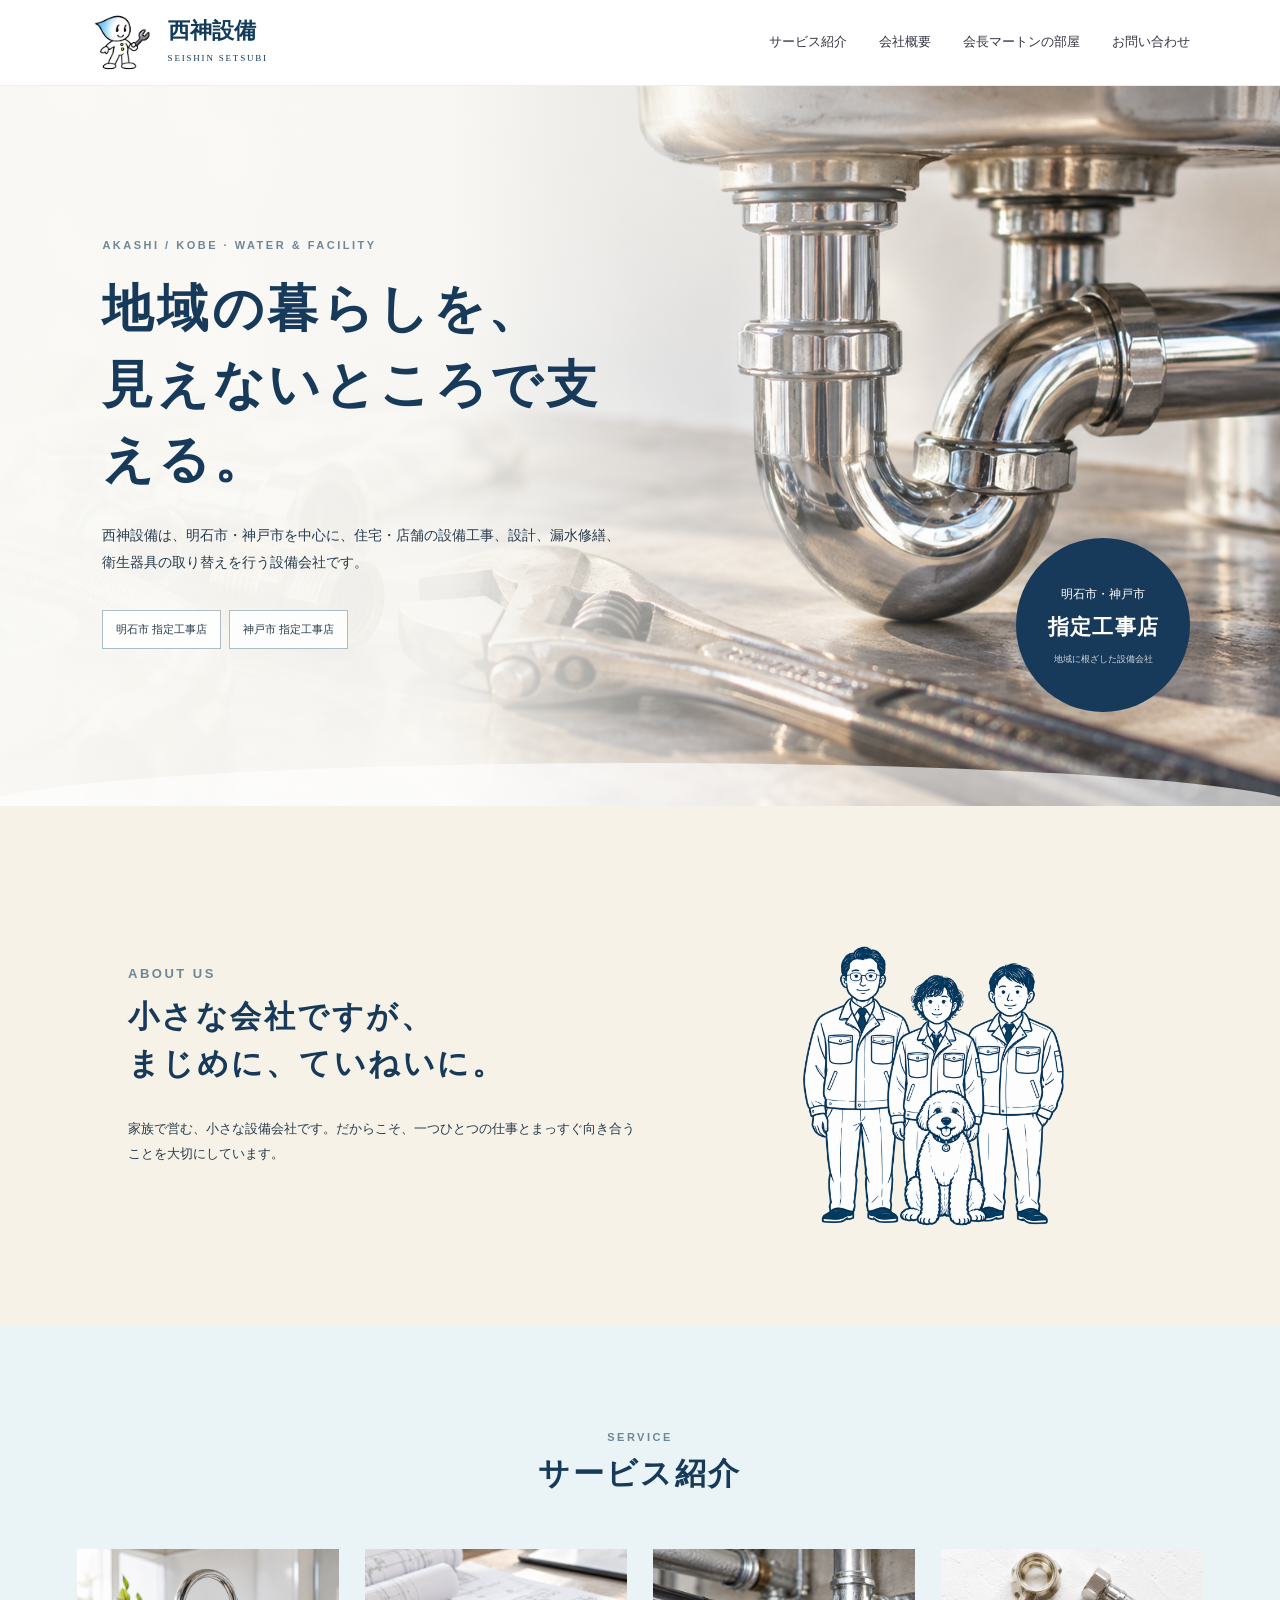
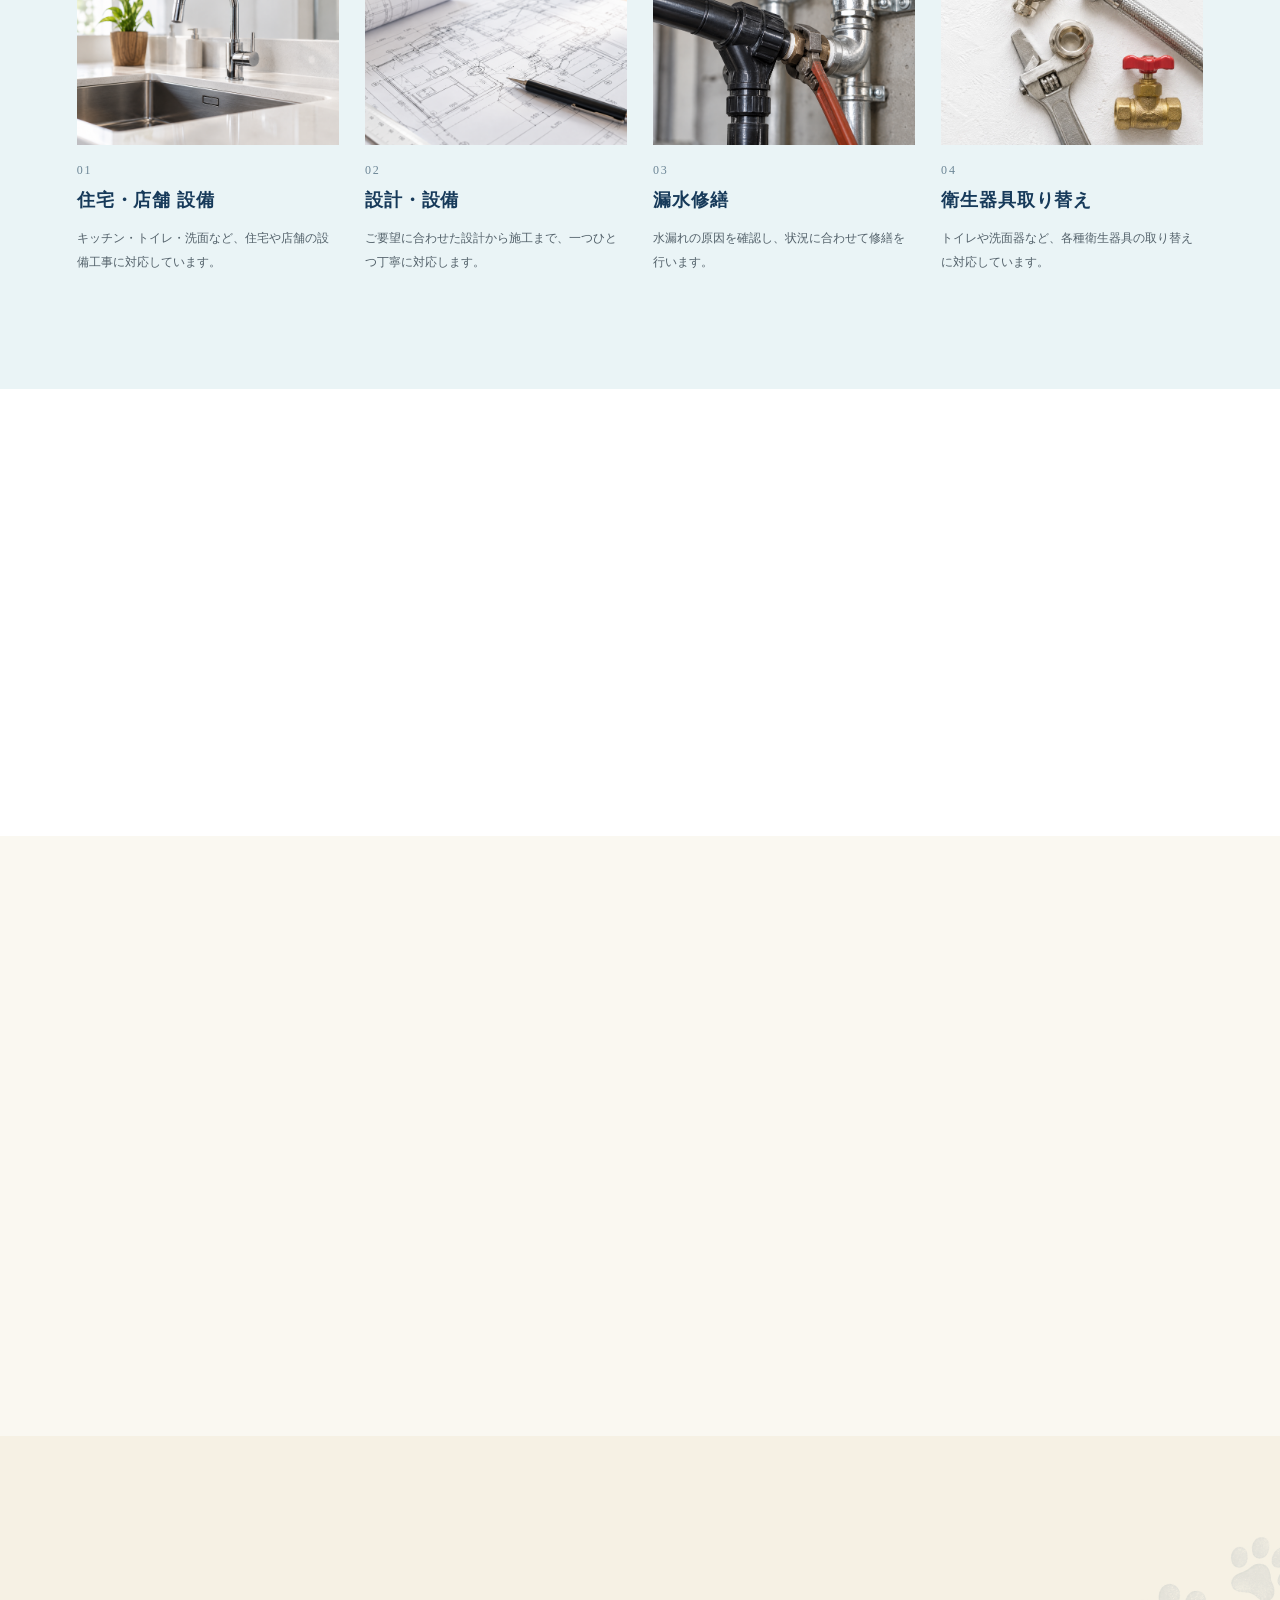
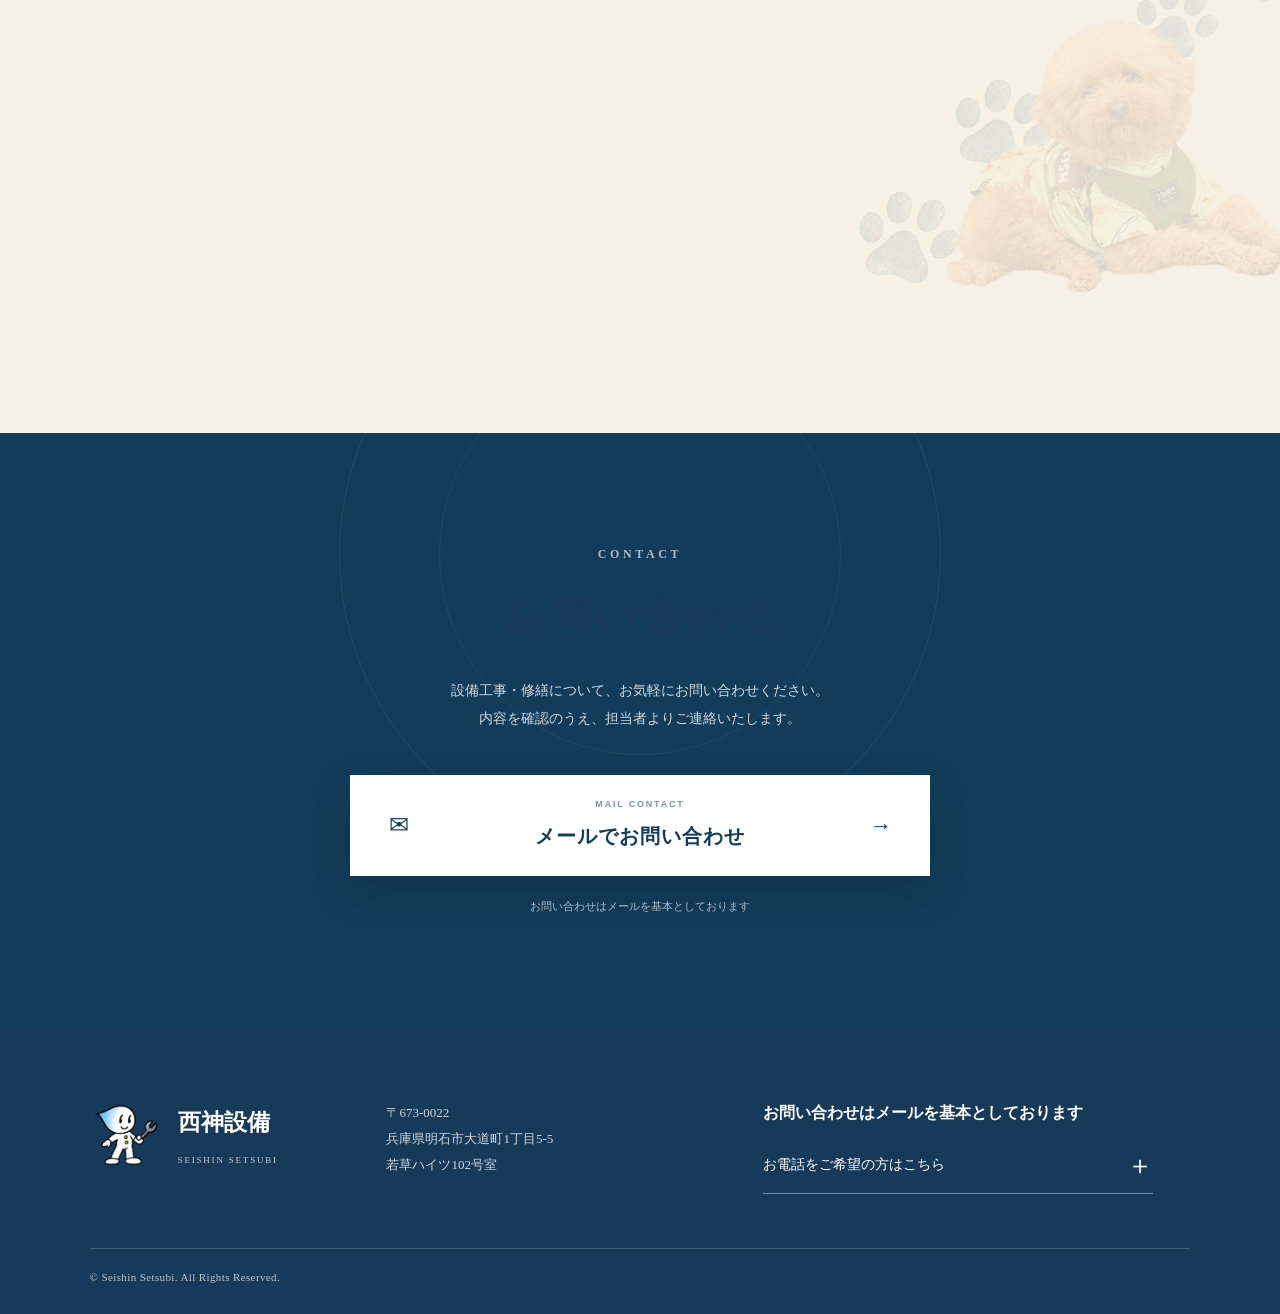
<file: index.html>
<!doctype html>
<html lang="ja">
<head>
  <meta charset="utf-8">
  <meta name="viewport" content="width=device-width, initial-scale=1">
  <meta name="description" content="西神設備は明石市・神戸市を中心に、住宅・店舗設備、設計、漏水修繕、衛生器具取り替えを行う設備会社です。">
  <title>西神設備｜明石・神戸の水道設備</title>
  <link rel="stylesheet" href="style.css">
  <script src="script.js" defer></script>
</head>
<body>
<header class="header" id="header">
  <a href="index.html" class="header-logo">
  <img
    src="images/seishin-logo.webp"
    alt="西神設備"
    class="header-logo-image"
  >

  <div class="header-logo-text">
    <span class="header-logo-name">西神設備</span>
    <span class="header-logo-en">SEISHIN SETSUBI</span>
  </div>
</a>
  <nav class="global-nav" id="global-nav" aria-label="メインナビゲーション">
    <a href="#service">サービス紹介</a>
    <a href="#company">会社概要</a>
    <a href="marton.html">会長マートンの部屋</a>
    <a href="#contact">お問い合わせ</a>
  </nav>
  <button class="menu-button" type="button" aria-label="メニューを開く" aria-expanded="false" aria-controls="global-nav">
    <span></span><span></span><span></span>
  </button>
</header>

<main id="top">
  <section class="hero">
    <div class="hero-copy reveal">
      <p class="eyebrow">AKASHI / KOBE · WATER &amp; FACILITY</p>
<h1>
  地域の暮らしを、<br>
  見えないところで<span class="sp-break"><br></span>支える。
</h1>
      <p class="hero-lead">西神設備は、明石市・神戸市を中心に、<br class="mobile-br">住宅・店舗の設備工事、設計、漏水修繕、<br class="mobile-br">衛生器具の取り替えを行う設備会社です。</p>
      <div class="badges"><span>明石市 指定工事店</span><span>神戸市 指定工事店</span></div>
    </div>
    <div class="mv-badge reveal"><span>明石市・神戸市</span><strong>指定工事店</strong><small>地域に根ざした設備会社</small></div>
  </section>

  <section class="intro section-grid">
    <div class="reveal">
      <p class="eyebrow">ABOUT US</p>
      <h2>小さな会社ですが、<br>まじめに、ていねいに。</h2>
      <p>家族で営む、小さな設備会社です。<br class="mobile-br">だからこそ、一つひとつの仕事と<br class="mobile-br">まっすぐ向き合うことを大切にしています。</p>
    </div>
    <div class="about-visual reveal"><img src="images/seishin-family.webp" alt="西神設備のスタッフと会長マートン"></div>
  </section>

  <section class="service" id="service">
    <div class="service-inner">
      <p class="section-en reveal">SERVICE</p>
      <h2 class="section-title reveal">サービス紹介</h2>
      <div class="service-list">
        <article class="service-item reveal"><div class="service-image"><img src="images/service-equipment.webp" alt="住宅・店舗の設備工事" loading="lazy"></div><p class="service-number">01</p><h3>住宅・店舗 設備</h3><p class="service-text">キッチン・トイレ・洗面など、<span class="sp-break"><br></span>住宅や店舗の設備工事に対応しています。</p></article>
        <article class="service-item reveal"><div class="service-image"><img src="images/service-design.webp" alt="設備工事の設計" loading="lazy"></div><p class="service-number">02</p><h3>設計・設備</h3><p class="service-text">ご要望に合わせた設計から施工まで、<span class="sp-break"><br></span>一つひとつ丁寧に対応します。</p></article>
        <article class="service-item reveal"><div class="service-image"><img src="images/service-repair.webp" alt="漏水修繕" loading="lazy"></div><p class="service-number">03</p><h3>漏水修繕</h3><p class="service-text">水漏れの原因を確認し、状況に合わせて修繕を行います。</p></article>
        <article class="service-item reveal"><div class="service-image"><img src="images/service-sanitary.webp" alt="衛生器具の取り替え" loading="lazy"></div><p class="service-number">04</p><h3>衛生器具取り替え</h3><p class="service-text">トイレや洗面器など、各種衛生器具の取り替えに対応しています。</p></article>
      </div>
    </div>
  </section>

  <section class="cert section-grid">
    <div class="reveal"><p class="eyebrow">LICENSED CONTRACTOR</p><h2>明石市・神戸市の<br>指定工事店です。</h2><p>地域の基準に沿って、確かな施工を<br class="mobile-br">積み重ねていくこと。<br class="mobile-br">それが西神設備の基本姿勢です。</p><small>※指定内容・正式名称は公開前に各自治体の登録情報と照合予定</small></div>
    <div class="round reveal"><span>明石市・神戸市</span><b>指定工事店</b><small>安心できる施工を</small></div>
  </section>

  <section id="company" class="company">
    <div class="company-info reveal">
      <p class="eyebrow">COMPANY</p><h2>会社概要</h2>
      <dl>
        <dt>会社名</dt><dd>西神設備</dd>
        <dt>所在地</dt><dd>〒673-0022<br>兵庫県明石市大道町1丁目5-5 若草ハイツ102号室</dd>
        <dt>電話</dt><dd>078-940-6735</dd>
        <dt>FAX</dt><dd>078-940-6736</dd>
        <dt>事業内容</dt><dd>住宅・店舗設備／設計・設備／漏水修繕／衛生器具取り替え</dd>
        <dt>指定工事店</dt><dd>明石市・神戸市・三木市</dd>
      </dl>
    </div>
    <div class="company-image reveal"><img src="images/company-tools.webp" alt="水道設備の工具と配管部品" loading="lazy"></div>
  </section>

  <section id="marton" class="marton">
    <img class="marton-paws" src="images/marton-paws.webp" alt="" aria-hidden="true">
    <div class="marton-inner">
      <div class="marton-copy reveal"><p class="eyebrow">CHAIRMAN MARTON</p><h2>会長 マートンの部屋</h2><p>西神設備の会長、マートンです。<br>散歩とおやつが大好きな、<br class="mobile-br">みんなの癒し担当。<br>まじめな設備屋のホームページに、<br class="mobile-br">ほんの少しだけ遊び心を。</p><a class="outline-button" href="marton.html">マートンを見る <span>→</span></a></div>
      <figure class="marton-photo reveal" id="marton-photo"><img src="images/marton-chairman.webp" alt="西神設備 会長のマートン" loading="lazy"><figcaption>会長 マートン</figcaption></figure>
    </div>
  </section>

 <section class="contact-cta" id="contact">

  <div class="contact-cta-inner">

    <p class="contact-cta-en">
      CONTACT
    </p>

    <h2 class="contact-cta-title">
      お問い合わせ
    </h2>

    <p class="contact-cta-text">
      設備工事・修繕について、<br class="mobile-br">お気軽にお問い合わせください。<br>
      内容を確認のうえ、<br class="mobile-br">担当者よりご連絡いたします。
    </p>

    <a
      href="mailto:ここにGmailアドレス@gmail.com"
      class="contact-cta-button"
    >
      <span class="contact-cta-mail">✉</span>

      <span class="contact-cta-button-text">
        <small>MAIL CONTACT</small>
        メールでお問い合わせ
      </span>

      <span class="contact-cta-arrow">→</span>
    </a>

    <p class="contact-cta-note">
      お問い合わせはメールを基本としております
    </p>

  </div>

</section>
  
</main>

<footer class="site-footer">

  <div class="site-footer-inner">

  <div class="site-footer-brand">
  <img
    src="images/seishin-logo.webp"
    alt=""
    class="site-footer-logo-image"
  >

  <div>
    <p class="site-footer-name">西神設備</p>
    <p class="site-footer-en">SEISHIN SETSUBI</p>
  </div>
</div>


    <!-- 住所 -->
    <div class="site-footer-address">
      <p>
        〒673-0022<br>
        兵庫県明石市大道町1丁目5-5<br>
        若草ハイツ102号室
      </p>
    </div>


    <!-- 電話 -->
    <div class="site-footer-contact">

      <p class="site-footer-contact-title">
        お問い合わせはメールを基本としております
      </p>

      <button
        class="site-footer-phone-button"
        id="phoneToggle"
        type="button"
        aria-expanded="false"
      >
        <span>お電話をご希望の方はこちら</span>
        <span class="site-footer-plus">＋</span>
      </button>

      <div
        class="site-footer-phone"
        id="phoneNumber"
      >
        <p>お電話でのお問い合わせ</p>

        <a href="tel:0789406735">
          078-940-6735
        </a>
      </div>

    </div>

  </div>


  <!-- コピーライト -->
  <div class="site-footer-bottom">
    <p>© Seishin Setsubi. All Rights Reserved.</p>
  </div>



</footer>
<button class="page-top" type="button" aria-label="ページ上部へ戻る">↑</button>
<a
  href="mailto:ここにGmailアドレス@gmail.com"
  class="fixed-contact"
>
  <span class="fixed-contact-icon">✉</span>
  <span>メールでお問い合わせ</span>
</a>
</body>
</html>
</file>
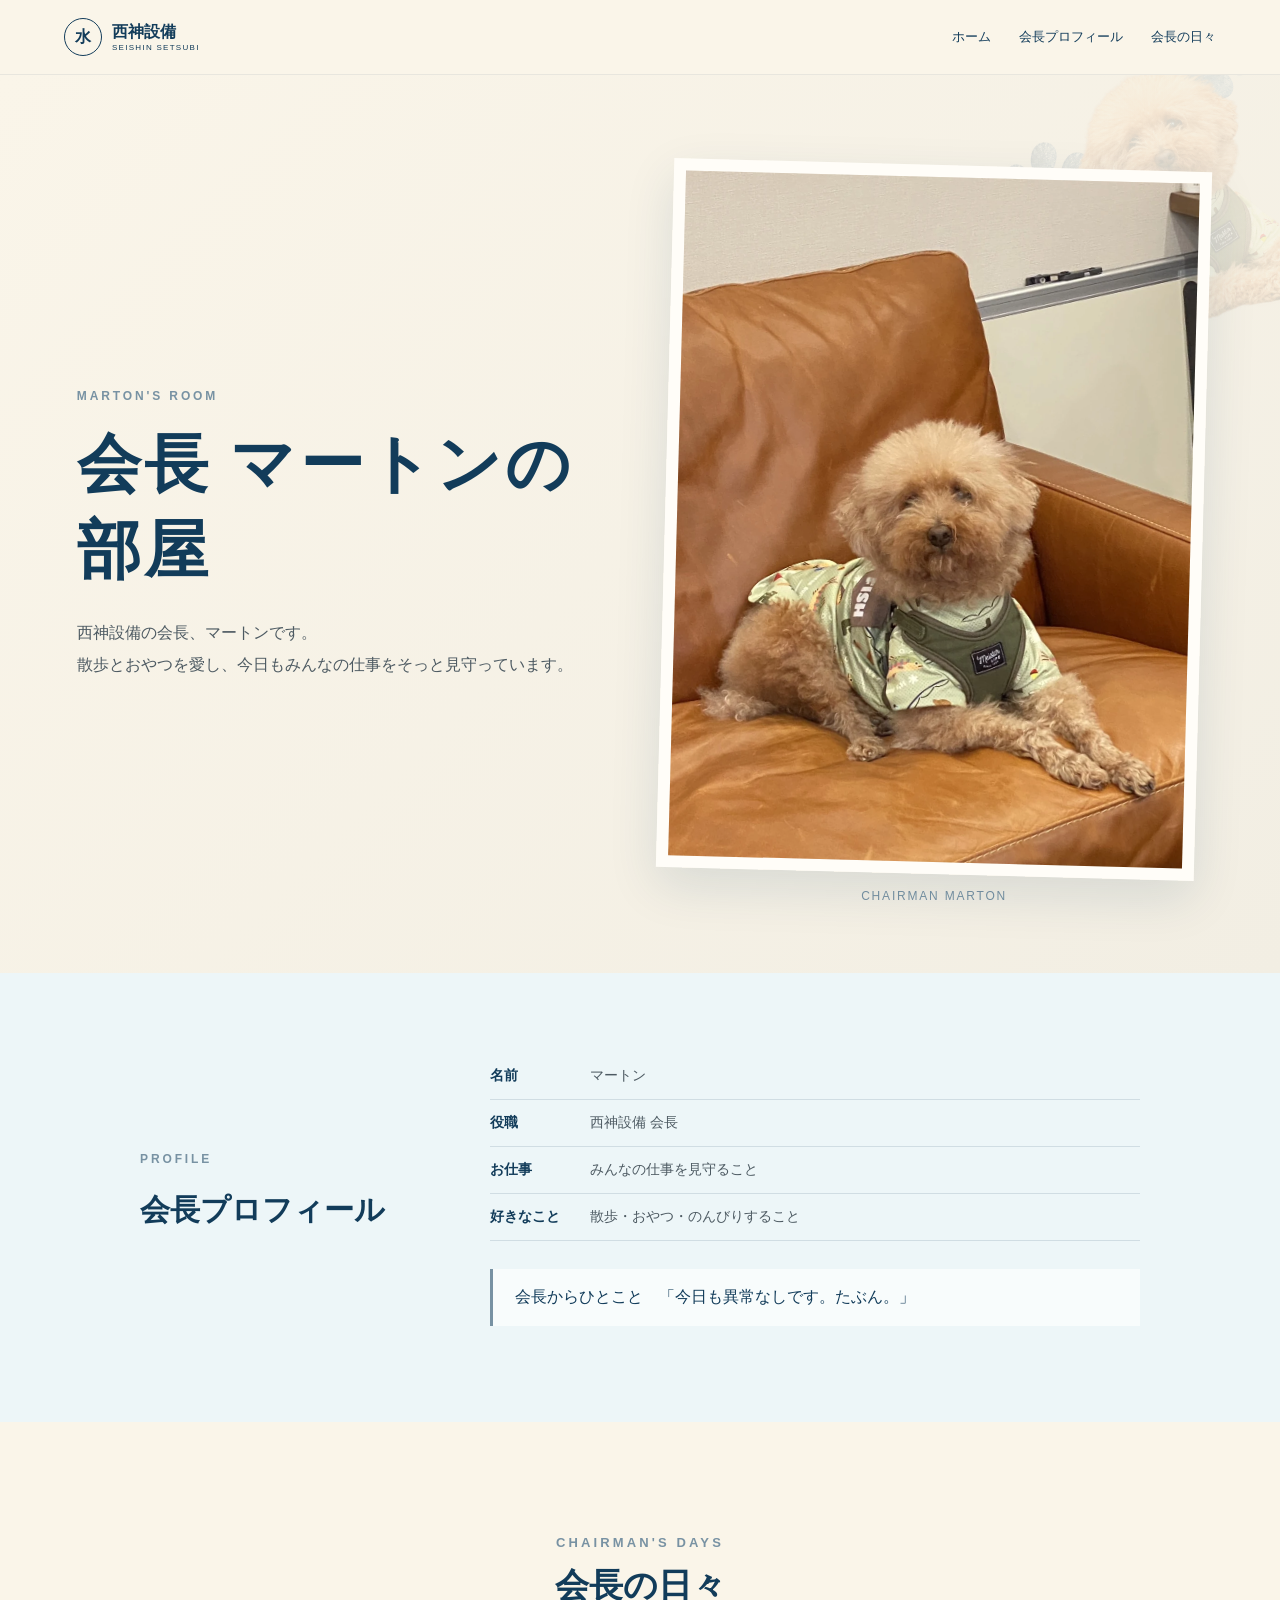
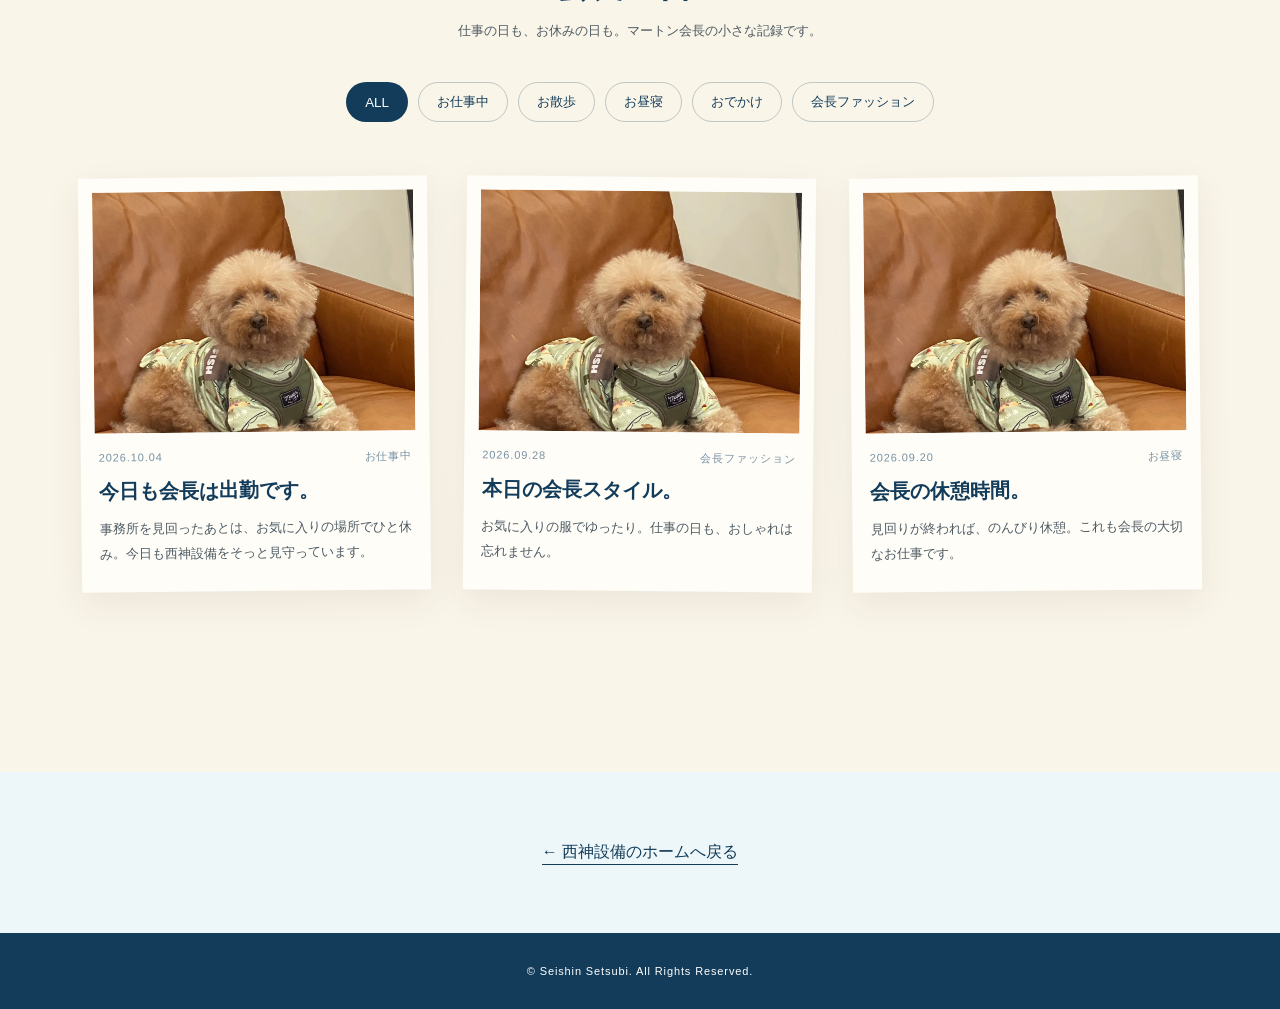
<file: marton.html>
<!doctype html>
<html lang="ja">
<head>
  <meta charset="utf-8">
  <meta name="viewport" content="width=device-width, initial-scale=1">
  <meta name="description" content="西神設備の会長マートンの日々を紹介する小さな写真館です。">
  <title>会長マートンの部屋｜西神設備</title>
  <link rel="stylesheet" href="marton.css">
  <script src="marton-data.js" defer></script>
  <script src="marton.js" defer></script>
</head>
<body>
<header class="marton-header">
  <a class="brand" href="index.html"><span class="mark">水</span><span>西神設備<small>SEISHIN SETSUBI</small></span></a>
  <nav class="global-nav" id="marton-nav" aria-label="ナビゲーション"><a href="index.html">ホーム</a><a href="#profile">会長プロフィール</a><a href="#diary">会長の日々</a></nav>
  <button class="menu-button" type="button" aria-label="メニューを開く" aria-expanded="false" aria-controls="marton-nav"><span></span><span></span><span></span></button>
</header>
<main>
  <section class="room-hero">
    <img class="hero-paws" src="images/marton-paws.webp" alt="" aria-hidden="true">
    <div class="hero-copy"><p class="eyebrow">MARTON'S ROOM</p><h1>会長 マートンの部屋</h1><p>西神設備の会長、マートンです。<br>散歩とおやつを愛し、今日もみんなの仕事をそっと見守っています。</p></div>
    <figure class="hero-photo"><img src="images/marton-chairman.webp" alt="西神設備 会長のマートン"><figcaption>CHAIRMAN MARTON</figcaption></figure>
  </section>
  <section class="profile" id="profile"><div class="profile-inner"><div><p class="eyebrow">PROFILE</p><h2 class="profile-title">会長プロフィール</h2></div><div><dl><dt>名前</dt><dd>マートン</dd><dt>役職</dt><dd>西神設備 会長</dd><dt>お仕事</dt><dd>みんなの仕事を見守ること</dd><dt>好きなこと</dt><dd>散歩・おやつ・のんびりすること</dd></dl><p class="chairman-note">会長からひとこと　「今日も異常なしです。たぶん。」</p></div></div></section>
  <section class="diary" id="diary"><div class="diary-head"><p class="eyebrow">CHAIRMAN'S DAYS</p><h2>会長の日々</h2><p>仕事の日も、お休みの日も。マートン会長の小さな記録です。</p></div><div class="filters" aria-label="投稿カテゴリー"><button class="is-active" data-filter="ALL">ALL</button><button data-filter="お仕事中">お仕事中</button><button data-filter="お散歩">お散歩</button><button data-filter="お昼寝">お昼寝</button><button data-filter="おでかけ">おでかけ</button><button data-filter="会長ファッション">会長ファッション</button></div><div class="diary-grid" id="marton-grid"></div><div class="more-wrap"><button class="load-more" id="load-more" type="button">もっと見る</button></div></section>
  <section class="back-home"><a href="index.html">← 西神設備のホームへ戻る</a></section>
</main>
<footer class="marton-footer">© Seishin Setsubi. All Rights Reserved.</footer>
</body>
</html>
</file>
<file: style.css>
:root {
    --navy: #173a5a;
    --navy2: #0f304c;
    --blue: #eaf4f6;
    --cream: #f7f2e7;
    --ink: #263b4c;
    --muted: #6e8797;
    --line: #d9e0df;
    --white: #fff
}

* {
    box-sizing: border-box
}

html {
    scroll-behavior: smooth;
    scroll-padding-top: 86px
}

body {
    margin: 0;
    color: var(--ink);
    font-family: "Yu Mincho", "Hiragino Mincho ProN", serif;
    background: #fafaf7;
    line-height: 1.9
}

img {
    max-width: 100%
}

a,
button {
    font: inherit
}

.header {
    height: 86px;
    display: flex;
    align-items: center;
    justify-content: space-between;
    padding: 0 7%;
    background: rgba(255, 255, 255, .94);
    position: sticky;
    top: 0;
    z-index: 20;
    border-bottom: 1px solid #eee;
    backdrop-filter: blur(12px);
    transition: box-shadow .3s
}

.header.scrolled {
    box-shadow: 0 8px 28px rgba(22, 58, 90, .08)
}

.brand {
    display: flex;
    gap: 12px;
    align-items: center;
    color: var(--navy);
    text-decoration: none;
    font-weight: 700;
    font-size: 21px;
    line-height: 1.1
}

.brand small {
    display: block;
    font: 9px Arial, sans-serif;
    letter-spacing: 2px;
    margin-top: 6px
}

.mark {
    width: 38px;
    height: 38px;
    border: 2px solid currentColor;
    border-radius: 50%;
    display: grid;
    place-items: center
}

.global-nav {
    display: flex;
    gap: 32px
}

.global-nav a {
    color: #334;
    text-decoration: none;
    font-size: 13px;
    position: relative
}

.global-nav a::after {
    content: "";
    position: absolute;
    left: 0;
    bottom: -7px;
    width: 100%;
    height: 1px;
    background: var(--navy);
    transform: scaleX(0);
    transform-origin: right;
    transition: transform .3s
}

.global-nav a:hover::after {
    transform: scaleX(1);
    transform-origin: left
}

.menu-button {
    display: none;
    border: 0;
    background: transparent;
    width: 42px;
    height: 42px;
    padding: 10px;
    cursor: pointer
}

.menu-button span {
    display: block;
    height: 1px;
    background: var(--navy);
    margin: 6px 0;
    transition: .3s
}

.hero {
    position: relative;
    min-height: 720px;
    display: flex;
    align-items: center;
    overflow: hidden;
    background: linear-gradient(90deg, rgba(250, 249, 245, .99) 0%, rgba(250, 249, 245, .95) 35%, rgba(250, 249, 245, .42) 58%, rgba(250, 249, 245, .05) 75%), url("images/hero.webp") center right/cover no-repeat
}

.hero::after {
    content: "";
    position: absolute;
    left: -2%;
    right: -2%;
    bottom: -42px;
    height: 85px;
    background: #fff;
    border-radius: 50% 50% 0 0/55% 55% 0 0;
    opacity: .65
}

.hero-copy {
    width: min(650px, 56%);
    padding: 90px 0 105px 8%;
    position: relative;
    z-index: 2
}

.eyebrow,
.section-en {
    font: 600 11px Arial, sans-serif;
    letter-spacing: 2.5px;
    color: var(--muted)
}

.hero h1 {
    font-size: clamp(38px, 4vw, 62px);
    line-height: 1.48;
    letter-spacing: .07em;
    color: var(--navy);
    margin: 20px 0 25px
}

.hero-lead {
    font-size: 14px;
    max-width: 530px
}

.badges {
    display: flex;
    gap: 8px;
    flex-wrap: wrap;
    margin-top: 34px
}

.badges span {
    border: 1px solid #aebdc5;
    background: rgba(255, 255, 255, .88);
    padding: 8px 13px;
    font-size: 11px
}

.mv-badge {
    position: absolute;
    right: 7%;
    bottom: 13%;
    width: 174px;
    aspect-ratio: 1;
    border-radius: 50%;
    display: flex;
    flex-direction: column;
    align-items: center;
    justify-content: center;
    text-align: center;
    background: var(--navy);
    color: #fff;
    z-index: 3;
    box-shadow: 0 12px 35px rgba(23, 58, 90, .16)
}

.mv-badge span {
    font-size: 12px
}

.mv-badge strong {
    font-size: 21px;
    letter-spacing: .06em;
    margin: 3px 0
}

.mv-badge small {
    font-size: 9px;
    opacity: .8
}

.section-grid {
    display: grid;
    grid-template-columns: 1.08fr .92fr;
    gap: 8%;
    align-items: center;
    padding: 95px 10%
}

.intro {
    background: var(--cream)
}

h2 {
    font-size: clamp(26px, 2.4vw, 34px);
    letter-spacing: .08em;
    color: var(--navy);
    line-height: 1.55;
    margin: 12px 0 28px
}

.intro p,
.cert p,
.marton p {
    font-size: 13px
}

.about-visual {
    display: flex;
    align-items: flex-end;
    justify-content: center;
    min-height: 330px
}

.about-visual img {
    display: block;
    width: min(100%, 520px);
    height: auto;
    object-fit: contain
}

.service {
    padding: 105px 6% 115px;
    background: var(--blue)
}

.service-inner {
    width: min(1180px, 100%);
    margin: auto
}

.section-en {
    text-align: center;
    margin: 0 0 8px
}

.section-title {
    text-align: center;
    margin: 0 0 50px
}

.service-list {
    display: grid;
    grid-template-columns: repeat(4, minmax(0, 1fr));
    gap: 26px
}

.service-item {
    position: relative
}

.service-image {
    width: 100%;
    aspect-ratio: 4/3;
    overflow: hidden;
    background: #ddd
}

.service-image img {
    display: block;
    width: 100%;
    height: 100%;
    object-fit: cover;
    transition: transform .55s ease, filter .55s
}

.service-item:hover .service-image img {
    transform: scale(1.04);
    filter: contrast(1.02)
}

.service-number {
    margin: 18px 0 5px;
    color: var(--muted);
    font: 12px Georgia, serif;
    letter-spacing: .15em
}

.service-item h3 {
    margin: 0 0 10px;
    color: var(--navy);
    font-size: 18px;
    letter-spacing: .05em
}

.service-text {
    margin: 0;
    color: #53616a;
    font-size: 12px;
    line-height: 1.95
}

.cert {
    background: #fff
}

.round {
    margin: auto;
    width: 220px;
    aspect-ratio: 1;
    border-radius: 50%;
    background: var(--navy);
    color: #fff;
    display: flex;
    flex-direction: column;
    align-items: center;
    justify-content: center;
    text-align: center;
    line-height: 1.65;
    box-shadow: 0 15px 40px rgba(23, 58, 90, .12)
}

.round span {
    font-size: 13px
}

.round b {
    font-size: 22px;
    letter-spacing: .05em
}

.round small {
    font-size: 9px;
    opacity: .75
}

.cert small {
    font-size: 10px;
    color: #788
}

.company {
    display: grid;
    grid-template-columns: 1fr 1fr;
    background: #faf8f1;
    min-height: 600px
}

.company-info {
    padding: 90px 9% 90px 14%
}

.company dl {
    display: grid;
    grid-template-columns: 110px 1fr;
    font-size: 12px;
    border-top: 1px solid var(--line);
    margin: 0
}

.company dt,
.company dd {
    margin: 0;
    padding: 11px 0;
    border-bottom: 1px solid var(--line)
}

.company dt {
    font-weight: bold
}

.company-image {
    min-height: 600px;
    overflow: hidden
}

.company-image img {
    display: block;
    width: 100%;
    height: 100%;
    object-fit: cover;
    transition: transform .8s
}

.company-image:hover img {
    transform: scale(1.025)
}

.marton {
    position: relative;
    overflow: hidden;
    background: #f6f1e4;
    padding: 95px 7%
}

.marton-inner {
    position: relative;
    z-index: 2;
    width: min(1120px, 100%);
    margin: auto;
    display: grid;
    grid-template-columns: .9fr 1.1fr;
    align-items: center;
    gap: 70px
}

.marton-copy {
    position: relative;
    z-index: 3
}

.outline-button {
    display: inline-flex;
    align-items: center;
    justify-content: space-between;
    gap: 55px;
    min-width: 255px;
    border: 1px solid var(--navy);
    padding: 11px 20px;
    color: var(--navy);
    text-decoration: none;
    font-size: 12px;
    margin-top: 16px;
    transition: .3s
}

.outline-button:hover {
    background: var(--navy);
    color: #fff
}

.marton-photo {
    position: relative;
    margin: 0 auto;
    width: min(100%, 500px);
    padding: 12px 12px 38px;
    background: #fff;
    box-shadow: 0 16px 42px rgba(52, 50, 42, .13);
    transform: rotate(1.5deg)
}

.marton-photo img {
    display: block;
    width: 100%;
    aspect-ratio: 4/3;
    object-fit: cover;
    object-position: center 54%
}

.marton-photo figcaption {
    position: absolute;
    left: 0;
    right: 0;
    bottom: 7px;
    text-align: center;
    color: var(--navy);
    font-size: 11px;
    letter-spacing: .16em
}

.marton-paws {
    position: absolute;
    z-index: 1;
    right: -50px;
    top: 0;
    width: 520px;
    height: 100%;
    object-fit: contain;
    opacity: .12;
    transform: rotate(-8deg);
    pointer-events: none;
    mix-blend-mode: multiply
}

.contact {
    background: #e8f4f7;
    padding: 90px 20px;
    text-align: center
}

.contact-inner {
    max-width: 720px;
    margin: auto
}

.contact h2 {
    margin-top: 6px
}

.contact p {
    font-size: 13px
}

.mail {
    display: flex;
    align-items: center;
    justify-content: space-between;
    max-width: 430px;
    margin: 28px auto 15px;
    padding: 15px 20px;
    background: var(--navy);
    color: #fff;
    text-decoration: none;
    font-size: 13px;
    transition: .3s
}

.mail:hover {
    background: var(--navy2);
    transform: translateY(-2px)
}

.contact small {
    font-size: 10px
}

footer {
    background: var(--navy);
    color: #dce8ef;
    padding: 42px 8%;
    display: grid;
    grid-template-columns: 1fr 1.5fr 1fr;
    align-items: center;
    gap: 30px;
    font-size: 10px
}

.brand.light {
    color: #fff
}

footer>small {
    text-align: right
}

.page-top {
    position: fixed;
    right: 24px;
    bottom: 24px;
    width: 44px;
    height: 44px;
    border: 1px solid rgba(255, 255, 255, .6);
    border-radius: 50%;
    background: var(--navy);
    color: #fff;
    z-index: 15;
    cursor: pointer;
    opacity: 0;
    visibility: hidden;
    transform: translateY(10px);
    transition: .3s
}

.page-top.show {
    opacity: 1;
    visibility: visible;
    transform: none
}

.reveal {
    opacity: 0;
    transform: translateY(24px);
    transition: opacity .8s ease, transform .8s ease
}

.reveal.is-visible {
    opacity: 1;
    transform: none
}

@media(prefers-reduced-motion:reduce) {
    html {
        scroll-behavior: auto
    }

    .reveal {
        opacity: 1;
        transform: none;
        transition: none
    }

    * {
        animation: none !important;
        transition: none !important
    }
}

@media(max-width:900px) {
    html {
        scroll-padding-top: 70px
    }

    .header {
        height: 70px;
        padding: 0 5%
    }

    .brand {
        font-size: 18px
    }

    .mark {
        width: 34px;
        height: 34px
    }

    .menu-button {
        display: block
    }

    .global-nav {
        position: absolute;
        left: 0;
        right: 0;
        top: 70px;
        display: flex;
        flex-direction: column;
        gap: 0;
        padding: 12px 6% 20px;
        background: rgba(255, 255, 255, .98);
        border-bottom: 1px solid #eee;
        opacity: 0;
        visibility: hidden;
        transform: translateY(-8px);
        transition: .3s
    }

    .global-nav.open {
        opacity: 1;
        visibility: visible;
        transform: none
    }

    .global-nav a {
        padding: 13px 0;
        border-bottom: 1px solid #eee
    }

    .menu-button.open span:nth-child(1) {
        transform: translateY(7px) rotate(45deg)
    }

    .menu-button.open span:nth-child(2) {
        opacity: 0
    }

    .menu-button.open span:nth-child(3) {
        transform: translateY(-7px) rotate(-45deg)
    }

    .hero {
        min-height: 670px;
        background-position: 64% center
    }

    .hero-copy {
        width: 75%;
        padding: 75px 0 120px 7%
    }

    .mv-badge {
        width: 145px;
        right: 6%;
        bottom: 9%
    }

    .section-grid {
        grid-template-columns: 1fr;
        padding: 70px 7%;
        gap: 40px
    }

    .about-visual {
        min-height: 0
    }

    .service {
        padding: 80px 6% 90px
    }

    .service-list {
        grid-template-columns: repeat(2, minmax(0, 1fr));
        gap: 45px 24px
    }

    .company {
        grid-template-columns: 1fr
    }

    .company-info {
        padding: 70px 7%
    }

    .company-image {
        min-height: 420px
    }

    .marton {
        padding: 75px 7%
    }

    .marton-inner {
        grid-template-columns: 1fr;
        gap: 45px
    }

    .marton-photo {
        width: min(90%, 500px)
    }

    .marton-paws {
        width: 420px;
        right: -100px;
        opacity: .1
    }

    footer {
        grid-template-columns: 1fr;
        text-align: left
    }

    footer>small {
        text-align: left
    }
}

@media(max-width:600px) {
    .hero {
        min-height: 700px;
        align-items: flex-start;
        background: linear-gradient(180deg, rgba(250, 249, 245, .98) 0%, rgba(250, 249, 245, .92) 45%, rgba(250, 249, 245, .25) 72%, rgba(250, 249, 245, .08) 100%), url("images/hero.webp") 67% center/cover no-repeat
    }

    .hero-copy {
        width: 100%;
        padding: 58px 7% 220px
    }

    .hero h1 {
        font-size: 29px
    }

    .hero-lead {
        font-size: 12px
    }

    .badges {
        margin-top: 22px
    }

    .badges span {
        font-size: 10px
    }

    .mv-badge {
        width: 118px;
        right: 7%;
        bottom: 6%
    }

    .mv-badge strong {
        font-size: 16px
    }

    .service-list {
        grid-template-columns: 1fr
    }

    .service-image {
        aspect-ratio: 16/10
    }

    .company-image {
        min-height: 320px
    }

    .company dl {
        grid-template-columns: 88px 1fr
    }

    .marton {
        padding: 65px 6%
    }

    .marton-photo {
        width: 100%;
        transform: rotate(1deg)
    }

    .marton-paws {
        width: 330px;
        right: -125px;
        top: 15%;
        opacity: .09
    }

    .outline-button {
        min-width: 230px
    }

    .contact {
        padding: 70px 20px
    }

    .page-top {
        right: 14px;
        bottom: 14px
    }
}

/* =========================================================
   FINAL UI — fixed contact / footer
   ========================================================= */

/* 固定メールボタン：スクロール後に表示。フッター表示中はJSで隠す */
.fixed-contact {
  position: fixed;
  right: 28px;
  bottom: 96px;
  z-index: 30;
  display: inline-flex;
  align-items: center;
  justify-content: center;
  gap: 12px;
  min-width: 260px;
  padding: 18px 26px;
  border: 1px solid rgba(255,255,255,.2);
  border-radius: 999px;
  background: var(--navy);
  color: #fff;
  box-shadow: 0 12px 34px rgba(18,60,90,.24);
  font-size: 15px;
  font-weight: 600;
  letter-spacing: .05em;
  text-decoration: none;
  opacity: 0;
  visibility: hidden;
  pointer-events: none;
  transform: translateY(16px);
  transition: opacity .35s ease, visibility .35s ease, transform .35s ease, background .25s ease, box-shadow .25s ease;
}
.fixed-contact.is-visible {
  opacity: 1;
  visibility: visible;
  pointer-events: auto;
  transform: translateY(0);
}
.fixed-contact.is-visible:hover {
  background: var(--navy2);
  transform: translateY(-3px);
  box-shadow: 0 16px 38px rgba(18,60,90,.3);
}
.fixed-contact-icon { font-size: 19px; line-height: 1; }

/* 元のfooter汎用指定を上書き */
.site-footer {
  position: relative;
  display: block;
  padding: 72px 7% 28px;
  background: var(--navy);
  color: #fff;
  font-size: 14px;
  text-align: left;
}
.site-footer-inner {
  display: grid;
  grid-template-columns: minmax(220px, .85fr) minmax(300px, 1fr) minmax(390px, 1.35fr);
  align-items: start;
  gap: clamp(44px, 6vw, 96px);
  width: min(1380px, 100%);
  margin: 0 auto;
  padding-right: 86px;
}
.site-footer-brand {
  display: flex;
  align-items: center;
  gap: 16px;
  min-width: 0;
}
.site-footer-logo-mark {
  flex: 0 0 50px;
  display: grid;
  place-items: center;
  width: 50px;
  height: 50px;
  border: 2px solid rgba(255,255,255,.95);
  border-radius: 50%;
  font-family: "Yu Mincho", "Hiragino Mincho ProN", serif;
  font-size: 22px;
}
.site-footer-name {
  margin: 0;
  color: #fff;
  font-family: "Yu Mincho", "Hiragino Mincho ProN", serif;
  font-size: 23px;
  font-weight: 600;
  white-space: nowrap;
}
.site-footer-en {
  margin: 7px 0 0;
  color: rgba(255,255,255,.74);
  font-size: 9px;
  letter-spacing: .2em;
  white-space: nowrap;
}
.site-footer-address { padding-top: 1px; min-width: 0; }
.site-footer-address p {
  margin: 0;
  color: rgba(255,255,255,.78);
  font-size: 13px;
  line-height: 2;
  white-space: nowrap;
}
.site-footer-contact {
  width: 100%;
  max-width: 500px;
  min-width: 0;
  justify-self: start;
}
.site-footer-contact-title {
  margin: 0 0 26px;
  color: #fff;
  font-family: "Yu Mincho", "Hiragino Mincho ProN", serif;
  font-size: 16px;
  font-weight: 600;
  line-height: 1.7;
}
.site-footer-phone-button {
  display: flex;
  align-items: center;
  justify-content: space-between;
  gap: 22px;
  width: 100%;
  padding: 0 0 14px;
  border: 0;
  border-bottom: 1px solid rgba(255,255,255,.42);
  background: transparent;
  color: #fff;
  font: inherit;
  font-size: 14px;
  text-align: left;
  cursor: pointer;
}
.site-footer-phone-button:hover { opacity: .72; }
.site-footer-plus {
  flex: 0 0 auto;
  font-size: 26px;
  font-weight: 300;
  line-height: 1;
  transition: transform .3s ease;
}
.site-footer-phone-button.is-open .site-footer-plus { transform: rotate(45deg); }
.site-footer-phone {
  max-height: 0;
  overflow: hidden;
  opacity: 0;
  transition: max-height .35s ease, opacity .3s ease, padding .35s ease;
}
.site-footer-phone.is-open {
  max-height: 120px;
  padding-top: 16px;
  opacity: 1;
}
.site-footer-phone p {
  margin: 0 0 4px;
  color: rgba(255,255,255,.62);
  font-size: 11px;
}
.site-footer-phone a {
  color: #fff;
  font-size: 23px;
  font-weight: 600;
  letter-spacing: .04em;
  text-decoration: none;
}
.site-footer-bottom {
  width: min(1380px, 100%);
  margin: 54px auto 0;
  padding: 20px 86px 0 0;
  border-top: 1px solid rgba(255,255,255,.16);
}
.site-footer-bottom p {
  margin: 0;
  color: rgba(255,255,255,.7);
  font-size: 11px;
  line-height: 1.6;
  letter-spacing: .035em;
  white-space: nowrap;
}

/* TOPボタン：固定メールボタンの真下。重ならない */
.page-top {
  right: 28px;
  bottom: 28px;
  width: 52px;
  height: 52px;
  z-index: 31;
  background: var(--navy);
  box-shadow: 0 8px 24px rgba(18,60,90,.18);
}

@media (max-width: 1120px) {
  .site-footer-inner {
    grid-template-columns: 1fr 1fr;
    gap: 46px 64px;
    padding-right: 76px;
  }
  .site-footer-contact {
    grid-column: 1 / -1;
    max-width: 520px;
  }
  .site-footer-bottom { padding-right: 76px; }
}

@media (max-width: 700px) {
  .site-footer { padding: 58px 24px 92px; }
  .site-footer-inner {
    display: block;
    padding-right: 0;
  }
  .site-footer-address { margin-top: 32px; }
  .site-footer-address p { white-space: normal; }
  .site-footer-contact { margin-top: 38px; max-width: none; }
  .site-footer-contact-title { font-size: 15px; }
  .site-footer-phone-button { font-size: 13px; }
  .site-footer-bottom {
    margin-top: 42px;
    padding: 18px 70px 0 0;
  }
  .site-footer-bottom p {
    font-size: 10px;
    white-space: normal;
  }
  .fixed-contact {
    right: 14px;
    bottom: 80px;
    min-width: 0;
    padding: 15px 19px;
    font-size: 13px;
  }
  .page-top {
    right: 14px;
    bottom: 14px;
    width: 48px;
    height: 48px;
  }
}

.header-logo {
  display: flex;
  align-items: center;
  gap: 14px;

  color: #123c5a;
  text-decoration: none;
}

.header-logo-image {
  width: 64px;
  height: 64px;

  object-fit: contain;
  flex-shrink: 0;
}

.header-logo-text {
  display: flex;
  flex-direction: column;
}

.header-logo-name {
  font-family: "Yu Mincho", "Hiragino Mincho ProN", serif;
  font-size: 22px;
  font-weight: 600;
  line-height: 1.2;
}

.header-logo-en {
  margin-top: 5px;

  font-size: 9px;
  letter-spacing: 0.2em;
}

.site-footer-logo-image {
  width: 72px;
  height: 72px;
  object-fit: contain;
  flex-shrink: 0;
}

/* ========================================
   CONTACT CTA
======================================== */

.contact-cta {
  position: relative;
  overflow: hidden;

  padding: 110px 40px;

  background: #123c5a;
  color: #fff;

  text-align: center;
}


/* 薄い円の装飾 */

.contact-cta::before {
  content: "";

  position: absolute;
  top: -180px;
  left: 50%;

  width: 600px;
  height: 600px;

  border: 1px solid rgba(255, 255, 255, 0.08);
  border-radius: 50%;

  transform: translateX(-50%);
}

.contact-cta::after {
  content: "";

  position: absolute;
  top: -80px;
  left: 50%;

  width: 400px;
  height: 400px;

  border: 1px solid rgba(255, 255, 255, 0.06);
  border-radius: 50%;

  transform: translateX(-50%);
}


.contact-cta-inner {
  position: relative;
  z-index: 2;

  width: min(760px, 100%);
  margin: 0 auto;
}


.contact-cta-en {
  margin: 0 0 18px;

  font-size: 12px;
  font-weight: 600;

  letter-spacing: 0.3em;

  color: rgba(255, 255, 255, 0.65);
}


.contact-cta-title {
  margin: 0;

  font-family:
    "Yu Mincho",
    "Hiragino Mincho ProN",
    serif;

  font-size: clamp(30px, 4vw, 42px);
  font-weight: 600;

  letter-spacing: 0.08em;
}


.contact-cta-text {
  margin: 28px 0 42px;

  color: rgba(255, 255, 255, 0.8);

  font-size: 14px;
  line-height: 2;
}


/* ========================================
   メールボタン
======================================== */

.contact-cta-button {
  display: grid;

  grid-template-columns:
    40px
    1fr
    40px;

  align-items: center;

  width: min(580px, 100%);
  min-height: 100px;

  margin: 0 auto;

  padding: 20px 28px;

  background: #fff;
  color: #123c5a;

  border: 1px solid #fff;

  text-decoration: none;

  box-shadow:
    0 14px 40px rgba(0, 0, 0, 0.15);

  transition:
    transform 0.3s ease,
    background 0.3s ease,
    color 0.3s ease,
    box-shadow 0.3s ease;
}


.contact-cta-mail {
  font-size: 24px;
}


.contact-cta-button-text {
  display: flex;
  flex-direction: column;

  gap: 4px;

  font-family:
    "Yu Mincho",
    "Hiragino Mincho ProN",
    serif;

  font-size: 20px;
  font-weight: 600;

  letter-spacing: 0.05em;
}


.contact-cta-button-text small {
  font-family: sans-serif;

  font-size: 9px;
  font-weight: 600;

  letter-spacing: 0.2em;

  opacity: 0.55;
}


.contact-cta-arrow {
  font-size: 22px;

  transition: transform 0.3s ease;
}


.contact-cta-button:hover {
  transform: translateY(-4px);

  background: #eaf5f8;

  box-shadow:
    0 18px 50px rgba(0, 0, 0, 0.22);
}


.contact-cta-button:hover
.contact-cta-arrow {
  transform: translateX(6px);
}


.contact-cta-note {
  margin: 20px 0 0;

  color: rgba(255, 255, 255, 0.65);

  font-size: 11px;
}


/* ========================================
   SMARTPHONE
======================================== */

@media (max-width: 650px) {

  .contact-cta {
    padding: 80px 22px;
  }

  .contact-cta-text br {
    display: none;
  }

  .contact-cta-button {
    grid-template-columns:
      30px
      1fr
      25px;

    min-height: 88px;

    padding: 16px 20px;
  }

  .contact-cta-button-text {
    font-size: 17px;
  }

}

/* ========================================
   指定工事店 円形バッジ
======================================== */

.cert .round {
  display: flex;
  flex-direction: column;
  align-items: center;
  justify-content: center;

  text-align: center;
}

.cert .round span {
  color: rgba(255, 255, 255, 0.9);

  font-size: 14px;
  font-weight: 500;
  letter-spacing: 0.05em;
}

.cert .round b {
  display: block;

  margin-top: 10px;

  color: #fff;

  font-size: 26px;
  font-weight: 600;
  line-height: 1.3;
}

.cert .round small {
  display: block;

  margin-top: 10px;

  color: rgba(255, 255, 255, 0.78);

  font-size: 13px;
  font-weight: 500;
  line-height: 1.5;
  letter-spacing: 0.08em;
}

/* ========================================
   スマホ：MVの指定工事店バッジを大きく
======================================== */

@media (max-width: 650px) {

  .mv-badge {
    width: 200px;
    height: 200px;

    padding: 30px;

    box-sizing: border-box;

    display: flex;
    flex-direction: column;
    align-items: center;
    justify-content: center;

    text-align: center;
  }

  .mv-badge span {
    font-size: 16px;
    line-height: 1.5;
  }

  .mv-badge b {
    margin-top: 12px;

    font-size: 28px;
    line-height: 1.4;
  }

  .mv-badge small {
    margin-top: 12px;

    font-size: 14px;
    line-height: 1.6;

    white-space: nowrap;
  }

}
/* PCでは改行しない */
.sp-break {
  display: none;
}

/* スマホだけ「ところで」の後で改行 */
@media (max-width: 650px) {
  .sp-break {
    display: inline;
  }

  .mv h1 {
    word-break: keep-all;
  }
}

/* PCではスマホ専用改行を消す */
.mobile-br {
  display: none;
}

/* スマホだけ改行 */
@media (max-width: 650px) {
  .contact-cta-text .mobile-br {
    display: block !important;
  }
}
</file>
<file: marton.css>
:root{--navy:#123c5a;--blue:#7892a3;--cream:#faf5e9;--paper:#fffdf8;--ink:#4d5a62}
*{box-sizing:border-box}html{scroll-behavior:smooth}body{margin:0;background:var(--cream);color:var(--ink);font-family:"Yu Gothic","Hiragino Kaku Gothic ProN",sans-serif}.marton-header{position:sticky;top:0;z-index:20;display:flex;align-items:center;justify-content:space-between;padding:18px 5vw;background:rgba(250,245,233,.94);backdrop-filter:blur(12px);border-bottom:1px solid rgba(18,60,90,.08)}.brand{display:flex;gap:10px;align-items:center;color:var(--navy);font-family:"Yu Mincho",serif;font-weight:700;text-decoration:none}.brand small{display:block;font:8px Arial;letter-spacing:.16em}.mark{display:grid;place-items:center;width:38px;height:38px;border:1px solid var(--navy);border-radius:50%}.global-nav{display:flex;gap:28px}.global-nav a{color:var(--navy);font-size:13px;text-decoration:none}.menu-button{display:none;background:none;border:0}.menu-button span{display:block;width:24px;height:1px;margin:6px;background:var(--navy)}
.room-hero{position:relative;overflow:hidden;min-height:620px;display:grid;grid-template-columns:1fr 1fr;align-items:center;gap:50px;padding:90px max(6vw,40px) 70px;background:linear-gradient(135deg,#faf5e9,#f2eee3)}.hero-copy{max-width:570px;z-index:2}.eyebrow{color:var(--blue);font:600 12px Arial;letter-spacing:.24em}.room-hero h1{margin:14px 0 22px;color:var(--navy);font:600 clamp(36px,5vw,64px)/1.35 "Yu Mincho",serif;letter-spacing:.05em}.room-hero p{line-height:2}.hero-photo{position:relative;z-index:2;margin:0}.hero-photo img{display:block;width:min(100%,580px);margin:auto;border:12px solid var(--paper);box-shadow:0 18px 50px rgba(18,60,90,.12);transform:rotate(1.5deg)}.hero-photo figcaption{text-align:center;margin-top:15px;color:var(--blue);font-size:12px;letter-spacing:.15em}.hero-paws{position:absolute;width:520px;right:-100px;top:-60px;opacity:.12;transform:rotate(-15deg);pointer-events:none}
.profile{padding:80px 6vw;background:#edf6f8}.profile-inner{width:min(1000px,100%);margin:auto;display:grid;grid-template-columns:280px 1fr;gap:70px;align-items:center}.profile-title{color:var(--navy);font:600 30px "Yu Mincho",serif}.profile dl{display:grid;grid-template-columns:100px 1fr;margin:0}.profile dt,.profile dd{padding:14px 0;border-bottom:1px solid rgba(18,60,90,.13);margin:0;font-size:14px}.profile dt{color:var(--navy);font-weight:700}.chairman-note{margin-top:28px;padding:18px 22px;background:rgba(255,255,255,.65);border-left:3px solid var(--blue);font-family:"Yu Mincho",serif;color:var(--navy)}
.diary{position:relative;padding:100px 6vw 120px;background:var(--cream)}.diary-head{text-align:center;margin-bottom:42px}.diary-head h2{margin:8px 0;color:var(--navy);font:600 34px "Yu Mincho",serif}.diary-head p{font-size:13px}.filters{display:flex;justify-content:center;flex-wrap:wrap;gap:10px;margin:0 auto 55px}.filters button{padding:10px 18px;border:1px solid rgba(18,60,90,.25);border-radius:999px;background:transparent;color:var(--navy);cursor:pointer}.filters button.is-active,.filters button:hover{background:var(--navy);color:white}.diary-grid{width:min(1120px,100%);margin:auto;display:grid;grid-template-columns:repeat(3,1fr);gap:56px 36px}.diary-card{background:var(--paper);padding:14px 14px 26px;box-shadow:0 12px 35px rgba(60,50,35,.08);transition:.3s}.diary-card:hover{transform:translateY(-5px) rotate(0)}.tilt-left{transform:rotate(-.6deg)}.tilt-right{transform:rotate(.6deg)}.photo-frame{aspect-ratio:4/3;overflow:hidden;background:#eee}.photo-frame img{width:100%;height:100%;object-fit:cover;display:block}.diary-meta{display:flex;justify-content:space-between;gap:15px;margin:18px 4px 0;color:var(--blue);font-size:11px;letter-spacing:.08em}.diary-card h2{margin:12px 4px;color:var(--navy);font:600 20px "Yu Mincho",serif}.diary-card p{margin:0 4px;font-size:13px;line-height:1.9}.more-wrap{text-align:center;margin-top:60px}.load-more{min-width:220px;padding:15px 25px;border:1px solid var(--navy);background:transparent;color:var(--navy);cursor:pointer}.load-more:hover{background:var(--navy);color:#fff}.back-home{padding:70px 20px;text-align:center;background:#edf6f8}.back-home a{color:var(--navy);text-decoration:none;border-bottom:1px solid var(--navy);padding-bottom:4px}.marton-footer{padding:32px 6vw;background:var(--navy);color:#fff;text-align:center;font-size:11px;letter-spacing:.08em}
@media(max-width:800px){.global-nav{display:none;position:absolute;top:100%;left:0;right:0;flex-direction:column;padding:24px;background:var(--cream)}.global-nav.is-open{display:flex}.menu-button{display:block}.room-hero{grid-template-columns:1fr;padding:65px 22px}.hero-photo img{width:min(100%,480px)}.hero-paws{width:340px;right:-130px}.profile{padding:65px 22px}.profile-inner{grid-template-columns:1fr;gap:20px}.diary{padding:75px 22px 90px}.diary-grid{grid-template-columns:repeat(2,1fr);gap:38px 20px}}
@media(max-width:540px){.room-hero h1{font-size:38px}.diary-grid{grid-template-columns:1fr}.diary-card,.tilt-left,.tilt-right{transform:none}.profile dl{grid-template-columns:85px 1fr}}
</file>
